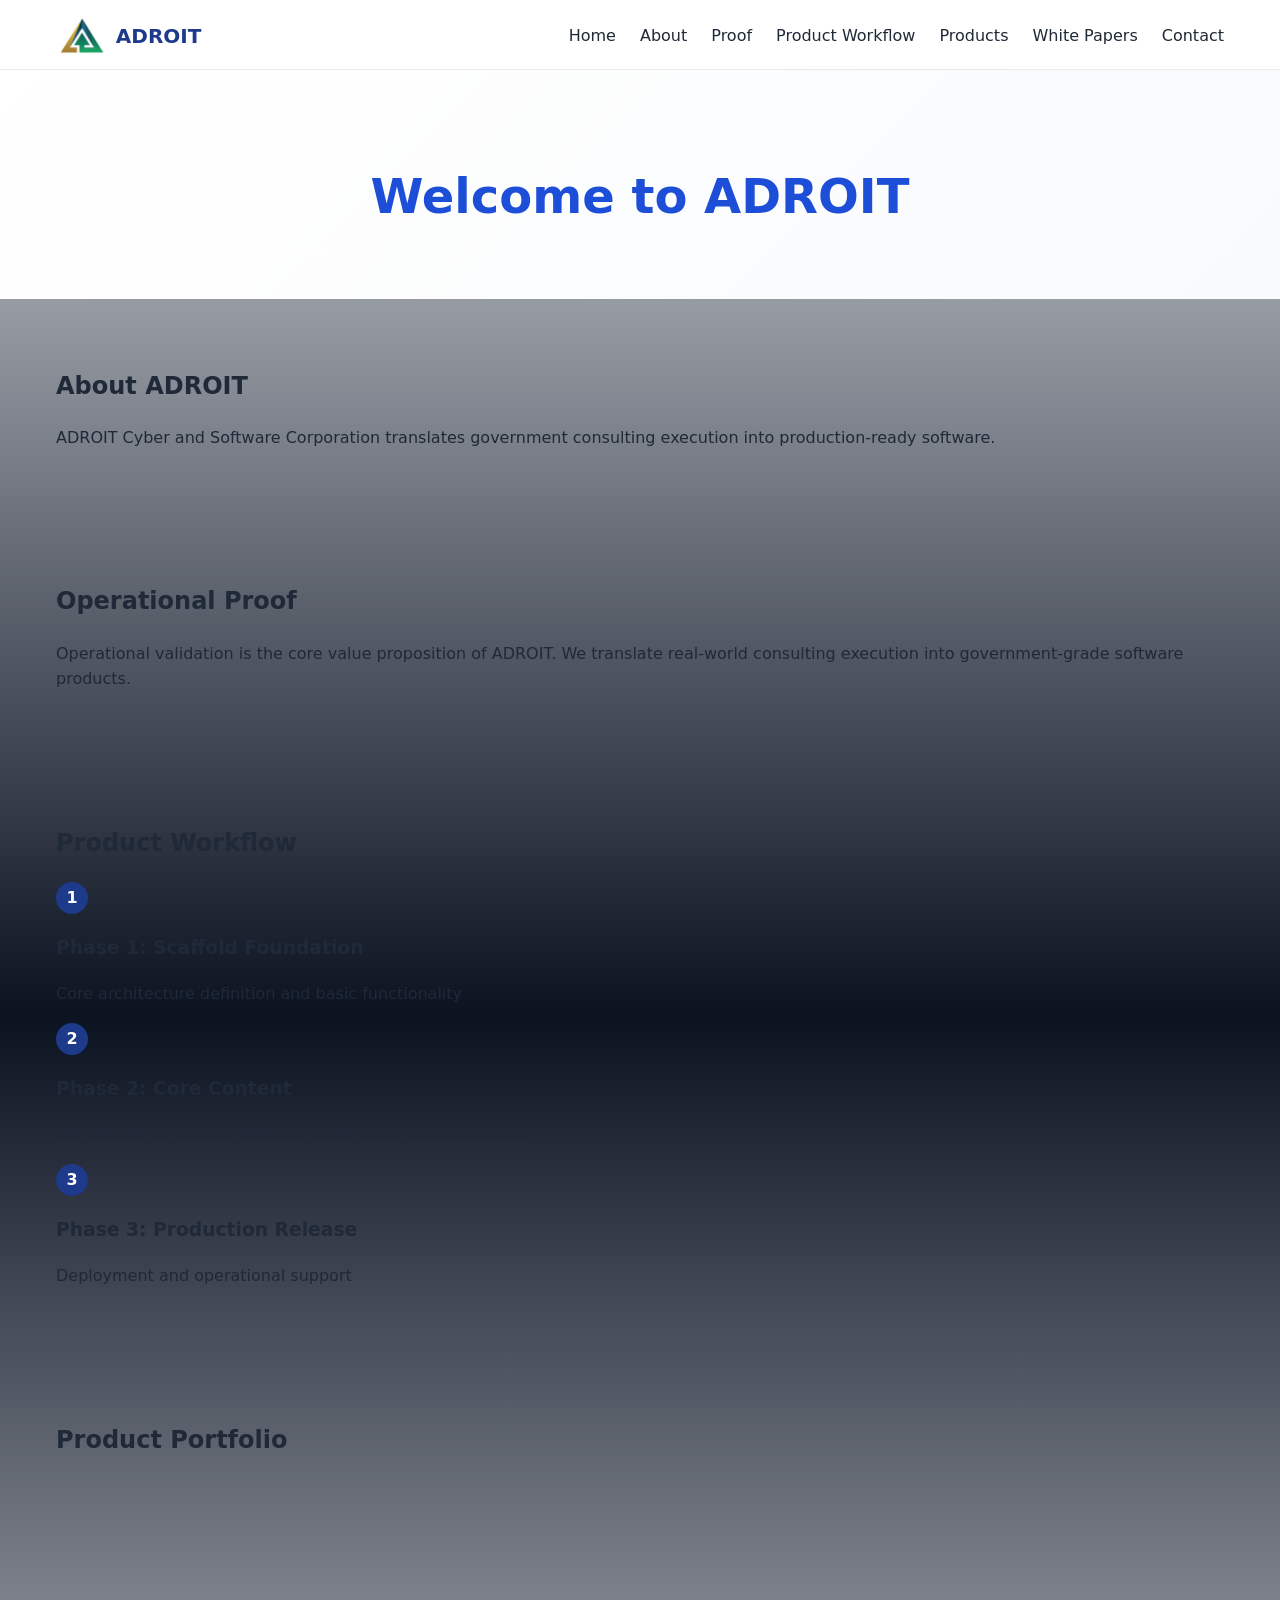
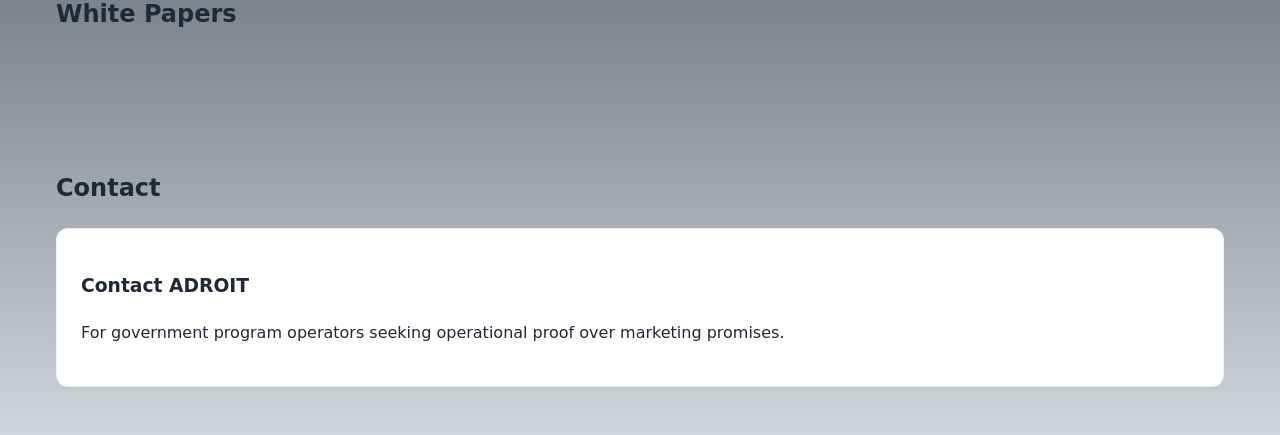
<file: index.html>
<!doctype html>
<html lang="en">
<head>
  <meta charset="utf-8">
  <meta name="viewport" content="width=device-width,initial-scale=1">
  <title>ADROIT Cyber and Software Corporation — Government-Grade Software Products</title>
  <meta name="description" content="ADROIT Cyber and Software Corporation translates government consulting execution into production-ready software. Flagship products: PMRIS (Program Monitoring Reporting) and RMFM (Risk Management Framework). Operational proof over marketing promises.">
  <meta name="keywords" content="government software, risk management, program monitoring, operational proof, ADROIT, PMRIS, RMFM">
  <meta name="author" content="ADROIT">
  <meta name="robots" content="index, follow">
  <link rel="canonical" href="https://adroitcsc.com">
  <meta property="og:type" content="website">
  <meta property="og:url" content="https://adroitcsc.com">
  <meta property="og:title" content="ADROIT Cyber and Software Corporation — Government-Grade Software Products">
  <meta property="og:description" content="Translating consulting execution into operational proof through PMRIS and RMFM flagship products. Security, auditability, and compliance from inception.">
  <meta property="og:site_name" content="ADROIT">
  <meta property="og:image" content="https://adroitcsc.com/assets/images/0_ADROIT__Landscape.png">
  <meta property="og:image:width" content="1200">
  <meta property="og:image:height" content="630">
  <meta property="og:image:alt" content="ADROIT Cyber and Software Corporation logo">
  <meta name="twitter:card" content="summary_large_image">
  <meta name="twitter:url" content="https://adroitcsc.com">
  <meta name="twitter:title" content="ADROIT Cyber and Software Corporation — Government-Grade Software">
  <meta name="twitter:description" content="Proof Over Pitch — Operational Evidence, Not Promises. PMRIS & RMFM flagship products for government programs.">
  <meta name="twitter:image" content="https://adroitcsc.com/assets/images/0_ADROIT__Landscape.png">
  <meta name="twitter:image:alt" content="ADROIT Cyber and Software Corporation branding">
  <link rel="icon" type="image/png" href="assets/images/0_ADROIT__Icon.png">
  <link rel="icon" type="image/jpeg" href="assets/images/0_ADROIT__Icon.jpg">
  <link rel="preconnect" href="https://fonts.googleapis.com">
  <link rel="preconnect" href="https://fonts.gstatic.com" crossorigin>
  <link href="https://fonts.googleapis.com/css2?family=Inter:wght@400;500;600;700&display=swap" rel="stylesheet">
  <link rel="stylesheet" href="styles.css">
  <link rel="preload" href="styles.css" as="style">
  <link rel="preload" href="assets/images/0_ADROIT__Icon.png" as="image">
  <style>
    /* Background covers all content: brand gradient anchored to the document, not the viewport,
       so every section (hero through contact) sits on the same continuous backdrop. */
    html, body { min-height: 100%; }
    body {
      background:
        linear-gradient(180deg,
          var(--brand-bg-alt) 0%,
          var(--brand-bg-light) 18%,
          var(--brand-bg-light) 82%,
          var(--brand-bg-alt) 100%) no-repeat;
      background-attachment: fixed;
      background-size: cover;
    }
    @media (prefers-color-scheme: dark) {
      body {
        background:
          linear-gradient(180deg,
            var(--brand-bg-dark) 0%,
            #0b1220 50%,
            var(--brand-bg-dark) 100%) no-repeat;
        background-attachment: fixed;
        background-size: cover;
      }
    }
    main#main-content { display: block; }
    main#main-content > section { padding: var(--spacing-xxl) 0; }
    .visually-hidden {
      position: absolute; width: 1px; height: 1px; padding: 0; margin: -1px;
      overflow: hidden; clip: rect(0,0,0,0); white-space: nowrap; border: 0;
    }
    .section-heading { text-align: center; margin-bottom: var(--spacing-xl); }
    .section-heading h2 { color: var(--brand-primary-dark); font-size: 2rem; margin: 0 0 var(--spacing-sm); }
    .section-heading .lead { color: var(--brand-text-muted); font-size: 1.125rem; margin: 0 auto; max-width: 56ch; }
    .proof-grid, .workflow-grid, .pathways-grid {
      display: grid;
      grid-template-columns: repeat(auto-fit, minmax(260px, 1fr));
      gap: var(--spacing-lg);
    }
    .proof-card, .workflow-card, .pathway-card, .contact-card {
      background: var(--brand-bg-alt);
      border: 1px solid rgba(0,0,0,0.06);
      border-radius: var(--radius-lg);
      padding: var(--spacing-lg);
      box-shadow: var(--shadow-sm);
    }
    @media (prefers-color-scheme: dark) {
      .proof-card, .workflow-card, .pathway-card, .contact-card {
        background: var(--brand-bg-alt);
        border-color: rgba(255,255,255,0.08);
      }
    }
    .proof-card h3, .workflow-card h3, .pathway-card h3 { margin-top: 0; color: var(--brand-primary); }
    .phase-badge {
      display: inline-block;
      background: var(--brand-flagship-bg);
      color: var(--brand-flagship);
      padding: var(--spacing-xs) var(--spacing-sm);
      border-radius: var(--radius-pill, 999px);
      font-size: 0.75rem;
      font-weight: 600;
      text-transform: uppercase;
      letter-spacing: 0.05em;
    }
    .workflow-step { position: relative; }
    .workflow-step__num {
      display: inline-flex; align-items: center; justify-content: center;
      width: 32px; height: 32px; border-radius: 50%;
      background: var(--brand-primary); color: #fff; font-weight: 700;
      margin-right: var(--spacing-sm);
    }
    .pathway-status { display: inline-block; margin-top: var(--spacing-sm); font-size: 0.875rem; color: var(--brand-success); font-weight: 600; }
    .pathway-steps { margin: var(--spacing-sm) 0 0; padding-left: 1.25rem; color: var(--brand-text-muted); }
    .contact-grid { display: grid; grid-template-columns: repeat(auto-fit, minmax(240px, 1fr)); gap: var(--spacing-lg); }
    .container--narrow { max-width: 880px; margin: 0 auto; padding: 0 var(--spacing-md); }
    .nav-toggle:focus-visible { outline: 3px solid var(--focus-ring); outline-offset: 2px; }
  </style>
  <script type="application/ld+json" id="json-ld-org">
  {
    "@context": "https://schema.org",
    "@type": "Organization",
    "name": "ADROIT Cyber and Software Corporation",
    "url": "https://adroitcsc.com",
    "logo": "https://adroitcsc.com/assets/images/0_ADROIT__Icon.png",
    "description": "Translating government consulting execution into production-ready software products. Flagship: RMFM Risk Management Framework and PMRIS Program Monitoring Reporting System.",
    "foundingDate": "2026",
    "sameAs": [
      "https://adroitcsc.com/about"
    ],
    "department": {
      "@type": "Organization",
      "name": "ADEPT",
      "description": "Consulting execution partner that drives insight into recurring operational gaps"
    }
  }
  </script>
  <script type="application/ld+json" id="json-ld-webpage">
  {
    "@context": "https://schema.org",
    "@type": "WebPage",
    "name": "ADROIT Cyber and Software Corporation",
    "description": "Proof Over Pitch — Operational Evidence, Not Promises. Government-grade software products through disciplined innovation.",
    "url": "https://adroitcsc.com",
    "inLanguage": "en-US",
    "potentialAction": {
      "@type": "ReadAction",
      "target": "https://adroitcsc.com/white-papers"
    }
  }
  </script>
  <script src="performance_config.js" defer></script>
  <script src="performance.js" defer></script>
  <script src="analytics_config.js" defer></script>
  <script src="analytics_data.js" defer></script>
  <script src="analytics.js" defer></script>
  <script src="navigation_config.js" defer></script>
  <script src="products.js" defer></script>
  <script src="white-papers-data.js" defer></script>
  <script src="white-papers-filter.js" defer></script>
  <script src="scripts.js" defer></script>
  <head>
    <a href="#main-content" class="skip-link" id="skip-link">Skip to main content</a>
  </head>
  <header class="header">
    <nav class="container">
      <div class="nav">
        <div class="logo">
          <a href="./" aria-label="ADROIT Home">
            <img src="assets/images/0_ADROIT__Icon.png" alt="ADROIT logo" width="40" height="40" loading="lazy">
          </a>
          <span class="logo-text">ADROIT</span>
        </div>
        <ul class="nav-links" id="nav-links">
          <li><a href="./" aria-label="Home">Home</a></li>
          <li><a href="#about" aria-label="About">About</a></li>
          <li><a href="#proof" aria-label="Proof">Proof</a></li>
          <li><a href="#workflow" aria-label="Product Workflow">Product Workflow</a></li>
          <li><a href="#portfolio" aria-label="Products">Products</a></li>
          <li><a href="#white-papers" aria-label="White Papers">White Papers</a></li>
          <li><a href="#contact" aria-label="Contact">Contact</a></li>
        </ul>
        <button class="nav-toggle" aria-label="Toggle navigation" aria-expanded="false">
          <svg width="24" height="24" viewBox="0 0 24 24" fill="none" stroke="currentColor" stroke-width="2">
            <path d="M3 12h18M3 6h18M3 18h18"/>
          </svg>
        </button>
      </div>
    </nav>
  </header>
  <main id="main-content">
    <section id="home" class="hero">
      <div class="container">
        <div class="hero-content">
          <h1>Welcome to ADROIT</h1>
        </div>
      </div>
    </section>
    <section id="about" class="about">
      <div class="container">
        <div class="about-content">
          <h2>About ADROIT</h2>
          <p>ADROIT Cyber and Software Corporation translates government consulting execution into production-ready software.</p>
        </div>
      </div>
    </section>
    <section id="proof" class="proof">
      <div class="container">
        <div class="proof-content">
          <h2>Operational Proof</h2>
          <p>Operational validation is the core value proposition of ADROIT. We translate real-world consulting execution into government-grade software products.</p>
        </div>
      </div>
    </section>
    <section id="workflow" class="workflow">
      <div class="container">
        <div class="workflow-content">
          <h2>Product Workflow</h2>
          <div class="workflow-steps">
            <div class="workflow-step">
              <div class="workflow-step__num">1</div>
              <div class="workflow-step__content">
                <h3>Phase 1: Scaffold Foundation</h3>
                <p>Core architecture definition and basic functionality</p>
              </div>
            </div>
            <div class="workflow-step">
              <div class="workflow-step__num">2</div>
              <div class="workflow-step__content">
                <h3>Phase 2: Core Content</h3>
                <p>Full feature expansion and user experience enhancements</p>
              </div>
            </div>
            <div class="workflow-step">
              <div class="workflow-step__num">3</div>
              <div class="workflow-step__content">
                <h3>Phase 3: Production Release</h3>
                <p>Deployment and operational support</p>
              </div>
            </div>
          </div>
        </div>
      </div>
    </section>
    <section id="portfolio" class="portfolio">
      <div class="container">
        <div class="portfolio-content">
          <h2>Product Portfolio</h2>
          <div class="portfolio-grid" id="products-container">
          </div>
        </div>
      </div>
    </section>
    <section id="white-papers" class="white-papers">
      <div class="container">
        <div class="white-papers-content">
          <h2>White Papers</h2>
          <div class="white-papers-grid" id="white-papers-grid">
          </div>
        </div>
      </div>
    </section>
    <section id="contact" class="contact">
      <div class="container">
        <div class="contact-content">
          <h2>Contact</h2>
          <div class="contact-grid">
            <div class="contact-card">
              <h3>Contact ADROIT</h3>
              <p>For government program operators seeking operational proof over marketing promises.</p>
            </div>
          </div>
        </div>
      </div>
    </section>
  </main>
</body>
</html>
</file>
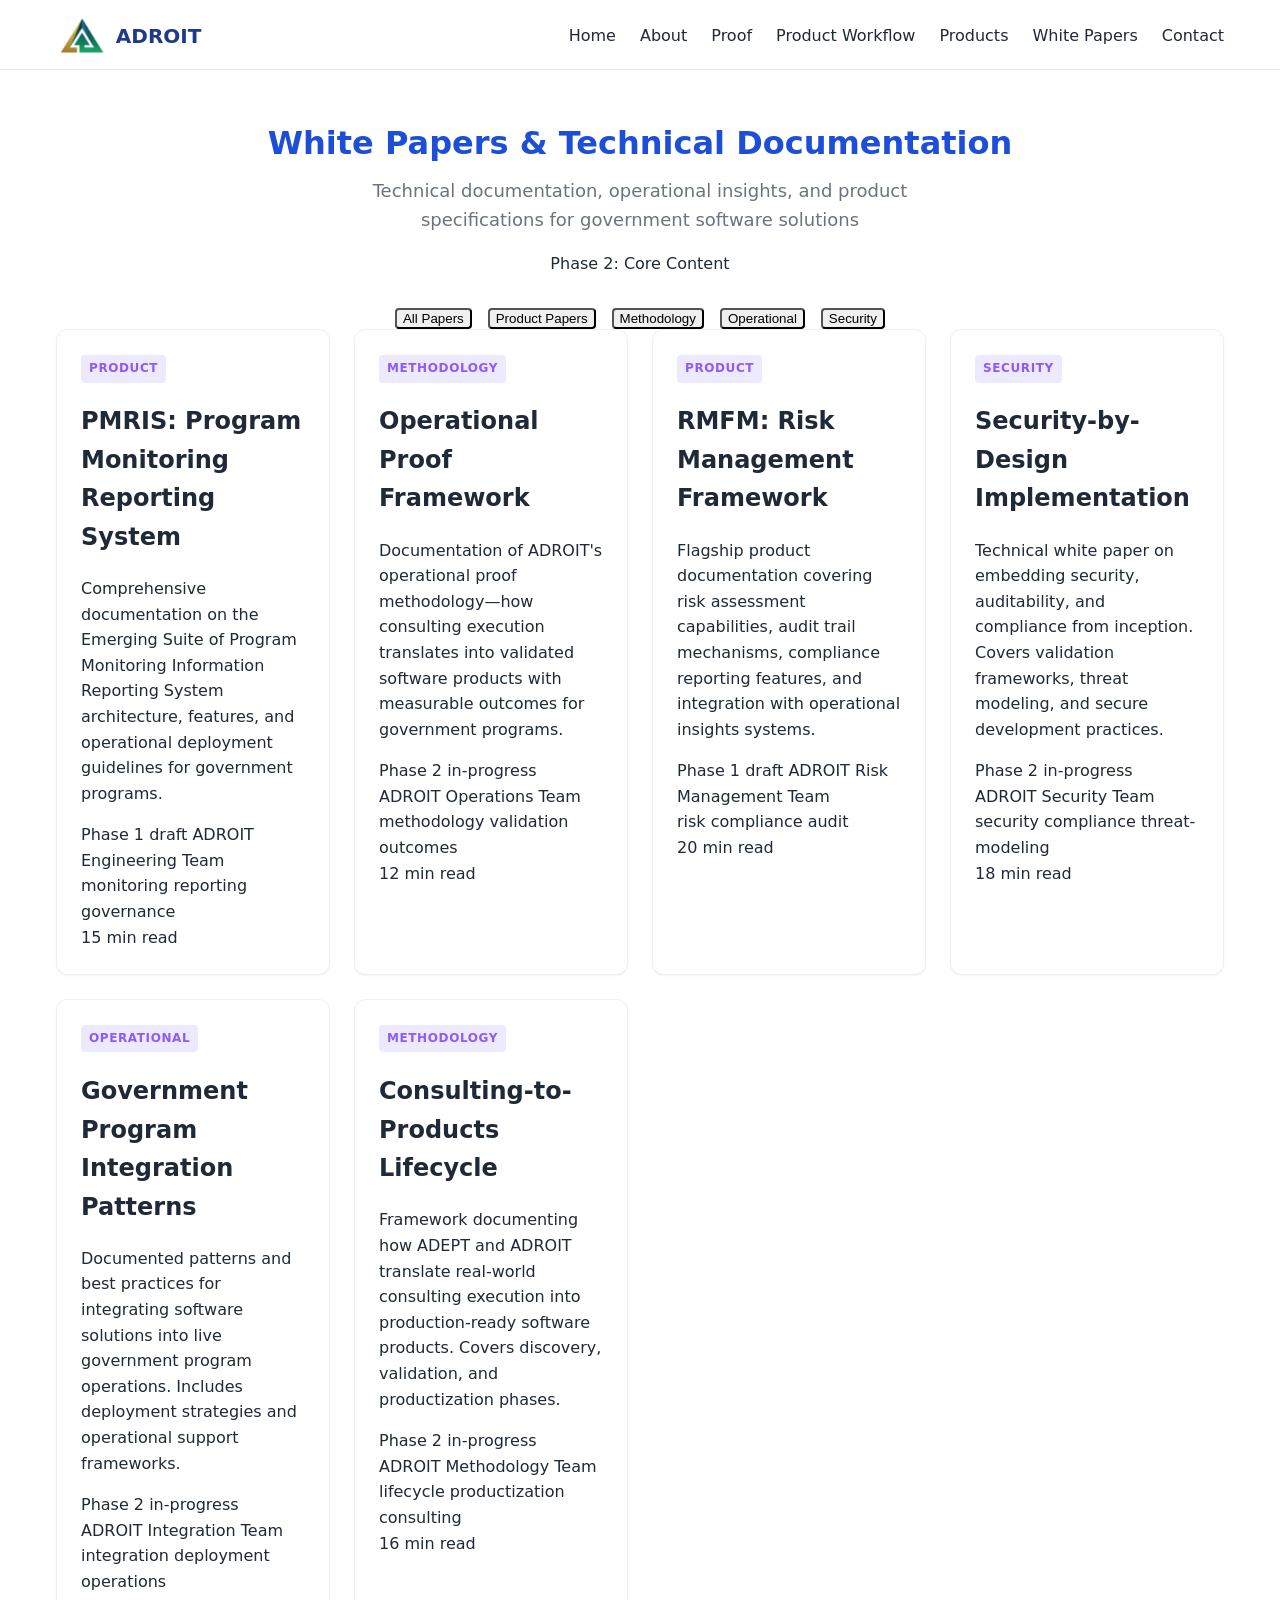
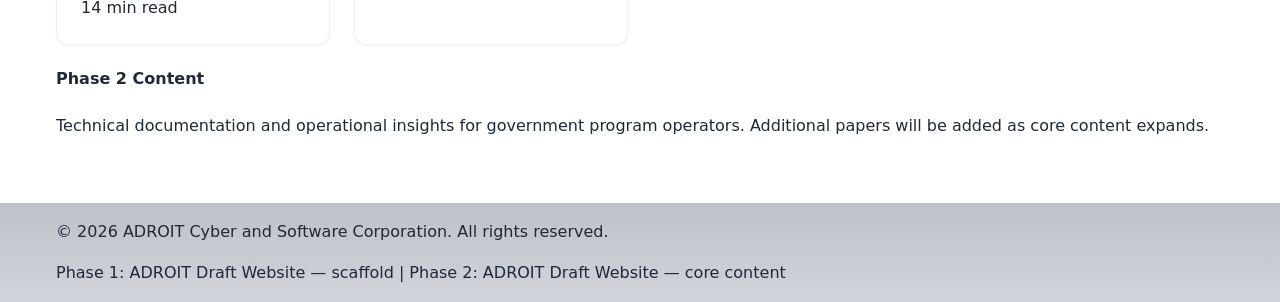
<file: white-papers.html>
<!doctype html>
<html lang="en">
<head>
  <meta charset="utf-8">
  <meta name="viewport" content="width=device-width,initial-scale=1">
  <meta name="description" content="ADROIT White Papers — Technical documentation and operational insights for government software products. RMFM Risk Management Framework and PMRIS Program Monitoring Reporting System documentation.">
  <meta name="keywords" content="white papers, government software, technical documentation, RMFM, PMRIS, ADROIT, methodology, security, compliance">
  <meta name="author" content="ADROIT">
  <meta name="robots" content="index, follow">
  
  <!-- Canonical URL -->
  <link rel="canonical" href="https://adroitcsc.com/white-papers">
  
  <!-- Open Graph / Facebook -->
  <meta property="og:type" content="website">
  <meta property="og:url" content="https://adroitcsc.com/white-papers">
  <meta property="og:title" content="White Papers & Technical Documentation — ADROIT">
  <meta property="og:description" content="Technical documentation, operational insights, and product specifications for government software solutions. RMFM and PMRIS flagship products.">
  <meta property="og:site_name" content="ADROIT">
  <meta property="og:image" content="https://adroitcsc.com/assets/images/0_ADROIT__Landscape.png">
  <meta property="og:image:width" content="1200">
  <meta property="og:image:height" content="630">
  <meta property="og:image:alt" content="ADROIT White Papers landing page">
  
  <!-- Twitter -->
  <meta name="twitter:card" content="summary_large_image">
  <meta name="twitter:url" content="https://adroitcsc.com/white-papers">
  <meta name="twitter:title" content="White Papers & Technical Documentation — ADROIT">
  <meta name="twitter:description" content="Technical documentation and operational insights for government software products. RMFM and PMRIS flagship products.">
  <meta name="twitter:image" content="https://adroitcsc.com/assets/images/0_ADROIT__Landscape.png">
  <meta name="twitter:image:alt" content="ADROIT White Papers branding">
  
  <!-- Favicon -->
  <link rel="icon" type="image/png" href="assets/images/0_ADROIT__Icon.png">
  <link rel="icon" type="image/jpeg" href="assets/images/0_ADROIT__Icon.jpg">
  
  <!-- Fonts -->
  <link rel="preconnect" href="https://fonts.googleapis.com">
  <link rel="preconnect" href="https://fonts.gstatic.com" crossorigin>
  <link href="https://fonts.googleapis.com/css2?family=Inter:wght@400;500;600;700&display=swap" rel="stylesheet">
  
  <!-- Styles -->
  <link rel="stylesheet" href="styles.css">
  
  <!-- JSON-LD Structured Data -->
  <script type="application/ld+json" id="json-ld-webpage-whitepapers">
  {
    "@context": "https://schema.org",
    "@type": "WebPage",
    "name": "White Papers & Technical Documentation",
    "description": "Technical documentation, operational insights, and product specifications for government software solutions.",
    "url": "https://adroitcsc.com/white-papers",
    "inLanguage": "en-US",
    "publisher": {
      "@type": "Organization",
      "name": "ADROIT Cyber and Software Corporation",
      "logo": {
        "@type": "ImageObject",
        "url": "https://adroitcsc.com/assets/images/0_ADROIT__Icon.png"
      }
    },
    "potentialAction": {
      "@type": "ReadAction",
      "target": "https://adroitcsc.com/white-papers"
    }
  }
  </script>
</head>
<body>
  <header class="header">
    <nav class="container">
      <div class="nav">
        <div class="logo">
          <a href="./" aria-label="ADROIT Home">
            <img src="assets/images/0_ADROIT__Icon.png" alt="ADROIT logo" width="40" height="40" loading="lazy">
          </a>
          <span class="logo-text">ADROIT</span>
        </div>
        <ul class="nav-links" id="nav-links">
          <li><a href="./" aria-label="Home">Home</a></li>
          <li><a href="#about" aria-label="About">About</a></li>
          <li><a href="#proof" aria-label="Proof">Proof</a></li>
          <li><a href="#workflow" aria-label="Product Workflow">Product Workflow</a></li>
          <li><a href="#portfolio" aria-label="Products">Products</a></li>
          <li><a href="#white-papers" aria-label="White Papers">White Papers</a></li>
          <li><a href="#contact" aria-label="Contact">Contact</a></li>
        </ul>
        <button class="nav-toggle" aria-label="Toggle navigation" aria-expanded="false">
          <svg width="24" height="24" viewBox="0 0 24 24" fill="none" stroke="currentColor" stroke-width="2">
            <path d="M3 12h18M3 6h18M3 18h18"/>
          </svg>
        </button>
      </div>
    </nav>
  </header>

  <main>
    <section id="white-papers" class="white-papers-section">
      <div class="container">
        <header class="white-papers-header">
          <h1>White Papers & Technical Documentation</h1>
          <p class="lead">Technical documentation, operational insights, and product specifications for government software solutions</p>
          <p class="phase-badge">Phase 2: Core Content</p>
        </header>

        <div class="white-papers-filters">
          <button class="filter-btn active" data-filter="all">All Papers</button>
          <button class="filter-btn" data-filter="product">Product Papers</button>
          <button class="filter-btn" data-filter="methodology">Methodology</button>
          <button class="filter-btn" data-filter="operational">Operational</button>
          <button class="filter-btn" data-filter="security">Security</button>
        </div>

        <div class="white-papers-grid" id="white-papers-grid" aria-label="White papers collection">
          <!-- White paper stubs rendered dynamically via WhitePaperManager -->
          <!-- See white-papers-data.js for structured data -->
          <article class="white-paper-card white-paper-card--featured" data-category="product" data-phase="Phase 1">
            <a href="#" class="white-paper-link" aria-label="Read PMRIS white paper">
              <div class="white-paper-content">
                <span class="paper-category-badge">Product</span>
                <h2 class="white-paper-title">PMRIS: Program Monitoring Reporting System</h2>
                <p class="white-paper-description">Comprehensive documentation on the Emerging Suite of Program Monitoring Information Reporting System architecture, features, and operational deployment guidelines for government programs.</p>
                <div class="paper-meta">
                  <span class="paper-phase">Phase 1</span>
                  <span class="paper-status">draft</span>
                  <span class="paper-author">ADROIT Engineering Team</span>
                </div>
                <div class="paper-tags">
                  <span class="paper-tag">monitoring</span>
                  <span class="paper-tag">reporting</span>
                  <span class="paper-tag">governance</span>
                </div>
                <span class="paper-read-time">15 min read</span>
              </div>
            </a>
          </article>

          <article class="white-paper-card" data-category="methodology" data-phase="Phase 2">
            <a href="#" class="white-paper-link" aria-label="Read Operational Proof Framework white paper">
              <div class="white-paper-content">
                <span class="paper-category-badge">Methodology</span>
                <h2 class="white-paper-title">Operational Proof Framework</h2>
                <p class="white-paper-description">Documentation of ADROIT's operational proof methodology—how consulting execution translates into validated software products with measurable outcomes for government programs.</p>
                <div class="paper-meta">
                  <span class="paper-phase">Phase 2</span>
                  <span class="paper-status">in-progress</span>
                  <span class="paper-author">ADROIT Operations Team</span>
                </div>
                <div class="paper-tags">
                  <span class="paper-tag">methodology</span>
                  <span class="paper-tag">validation</span>
                  <span class="paper-tag">outcomes</span>
                </div>
                <span class="paper-read-time">12 min read</span>
              </div>
            </a>
          </article>

          <article class="white-paper-card white-paper-card--featured" data-category="product" data-phase="Phase 1">
            <a href="#" class="white-paper-link" aria-label="Read RMFM white paper">
              <div class="white-paper-content">
                <span class="paper-category-badge">Product</span>
                <h2 class="white-paper-title">RMFM: Risk Management Framework</h2>
                <p class="white-paper-description">Flagship product documentation covering risk assessment capabilities, audit trail mechanisms, compliance reporting features, and integration with operational insights systems.</p>
                <div class="paper-meta">
                  <span class="paper-phase">Phase 1</span>
                  <span class="paper-status">draft</span>
                  <span class="paper-author">ADROIT Risk Management Team</span>
                </div>
                <div class="paper-tags">
                  <span class="paper-tag">risk</span>
                  <span class="paper-tag">compliance</span>
                  <span class="paper-tag">audit</span>
                </div>
                <span class="paper-read-time">20 min read</span>
              </div>
            </a>
          </article>

          <article class="white-paper-card white-paper-card--featured" data-category="security" data-phase="Phase 2">
            <a href="#" class="white-paper-link" aria-label="Read Security-by-Design white paper">
              <div class="white-paper-content">
                <span class="paper-category-badge">Security</span>
                <h2 class="white-paper-title">Security-by-Design Implementation</h2>
                <p class="white-paper-description">Technical white paper on embedding security, auditability, and compliance from inception. Covers validation frameworks, threat modeling, and secure development practices.</p>
                <div class="paper-meta">
                  <span class="paper-phase">Phase 2</span>
                  <span class="paper-status">in-progress</span>
                  <span class="paper-author">ADROIT Security Team</span>
                </div>
                <div class="paper-tags">
                  <span class="paper-tag">security</span>
                  <span class="paper-tag">compliance</span>
                  <span class="paper-tag">threat-modeling</span>
                </div>
                <span class="paper-read-time">18 min read</span>
              </div>
            </a>
          </article>

          <article class="white-paper-card" data-category="operational" data-phase="Phase 2">
            <a href="#" class="white-paper-link" aria-label="Read Government Program Integration Patterns white paper">
              <div class="white-paper-content">
                <span class="paper-category-badge">Operational</span>
                <h2 class="white-paper-title">Government Program Integration Patterns</h2>
                <p class="white-paper-description">Documented patterns and best practices for integrating software solutions into live government program operations. Includes deployment strategies and operational support frameworks.</p>
                <div class="paper-meta">
                  <span class="paper-phase">Phase 2</span>
                  <span class="paper-status">in-progress</span>
                  <span class="paper-author">ADROIT Integration Team</span>
                </div>
                <div class="paper-tags">
                  <span class="paper-tag">integration</span>
                  <span class="paper-tag">deployment</span>
                  <span class="paper-tag">operations</span>
                </div>
                <span class="paper-read-time">14 min read</span>
              </div>
            </a>
          </article>

          <article class="white-paper-card white-paper-card--featured" data-category="methodology" data-phase="Phase 2">
            <a href="#" class="white-paper-link" aria-label="Read Lifecycle Documentation white paper">
              <div class="white-paper-content">
                <span class="paper-category-badge">Methodology</span>
                <h2 class="white-paper-title">Consulting-to-Products Lifecycle</h2>
                <p class="white-paper-description">Framework documenting how ADEPT and ADROIT translate real-world consulting execution into production-ready software products. Covers discovery, validation, and productization phases.</p>
                <div class="paper-meta">
                  <span class="paper-phase">Phase 2</span>
                  <span class="paper-status">in-progress</span>
                  <span class="paper-author">ADROIT Methodology Team</span>
                </div>
                <div class="paper-tags">
                  <span class="paper-tag">lifecycle</span>
                  <span class="paper-tag">productization</span>
                  <span class="paper-tag">consulting</span>
                </div>
                <span class="paper-read-time">16 min read</span>
              </div>
            </a>
          </article>
        </div>

        <div class="white-papers-phase-info">
          <h4>Phase 2 Content</h4>
          <p>Technical documentation and operational insights for government program operators. Additional papers will be added as core content expands.</p>
        </div>
      </div>
    </section>
  </main>

  <footer class="footer">
    <div class="container">
      <div class="footer-content">
        <p>&copy; 2026 ADROIT Cyber and Software Corporation. All rights reserved.</p>
        <p>Phase 1: ADROIT Draft Website — scaffold | Phase 2: ADROIT Draft Website — core content</p>
      </div>
    </div>
  </footer>

  <!-- Scripts -->
  <script src="analytics_config.js"></script>
  <script src="analytics_data.js"></script>
  <script src="analytics.js"></script>
  <script src="navigation_config.js"></script>
  <script src="white-papers-data.js"></script>
  <script src="white-papers-filter.js"></script>
  <script src="scripts.js"></script>
</body>
</html>
</file>
<file: styles.css>
/* Combined styles.css content with other files */
:root {
  /* Brand color tokens derived from ADROIT assets */
  --brand-primary: #1e3a8a;
  --brand-primary-dark: #1d4ed8;
  --brand-secondary: #3b82f6;
  --brand-accent: #2563eb;
  --brand-bg-light: #f8fafc;
  --brand-bg-dark: #0f172a;
  --brand-bg-alt: #ffffff;
  --brand-text-light: #1f2937;
  --brand-text-dark: #e5e7eb;
  --brand-text-muted: #6b7280;
  --brand-muted: #9ca3af;
  --brand-success: #10b981;
  --brand-warning: #f59e0b;
  --brand-danger: #ef4444;
  --brand-gold: #fbbf24;
  --brand-gold-dark: #d97706;
  --brand-flagship: #8b5cf6;
  --brand-flagship-bg: #ede9fe;
  --brand-flagship-bg-dark: #312e81;
  --brand-flagship-bg-light: #f5f3ff;
  --maturity-early: #fbbf24;
  --maturity-early-bg: #fef3c7;
  --maturity-developing: #22c55e;
  --maturity-developing-bg: #dcfce7;
  --maturity-stable: #3b82f6;
  --maturity-stable-bg: #dbeafe;
  --maturity-production: #10b981;
  --maturity-production-bg: #d1fae5;
  --spacing-xs: 0.25rem;
  --spacing-sm: 0.5rem;
  --spacing-md: 1rem;
  --spacing-lg: 1.5rem;
  --spacing-xl: 2rem;
  --spacing-xxl: 3rem;
  --radius-sm: 0.25rem;
  --radius-md: 0.5rem;
  --radius-lg: 0.75rem;
  --shadow-sm: 0 1px 2px rgba(0,0,0,0.05);
  --shadow-md: 0 4px 6px -1px rgba(0,0,0,0.1);
  --shadow-lg: 0 10px 15px -3px rgba(0,0,0,0.1);
  --font-family: system-ui, -apple-system, 'Segoe UI', Roboto, sans-serif;
  --nav-height: 70px;
  --nav-link-hover: var(--brand-secondary);
  --nav-link-active: var(--brand-primary);
  --transition-fast: 150ms ease;
  --transition-normal: 200ms ease;
  --transition-slow: 300ms ease;
  /* Accessibility: Focus ring color for keyboard navigation */
  --focus-ring: #2563eb;
  --focus-ring-offset: 2px;
}

/* Accessibility: Dark mode colors */
@media (prefers-color-scheme: dark) {
  :root {
    --brand-primary: #60a5fa;
    --brand-primary-dark: #93c5fd;
    --brand-secondary: #3b82f6;
    --brand-accent: #0ea5e9;
    --brand-bg-light: #111827;
    --brand-bg-dark: #0f172a;
    --brand-bg-alt: #1f2937;
    --brand-text-light: #f3f4f6;
    --brand-text-dark: #9ca3af;
    --brand-text-muted: #6b7280;
    --brand-muted: #9ca3af;
    --brand-gold: #fbbf24;
    --brand-gold-dark: #d97706;
    --brand-flagship: #a78bfa;
    --brand-flagship-bg: #312e81;
    --brand-flagship-bg-dark: #312e81;
    --brand-flagship-bg-light: #1e1b4b;
    --maturity-early: #fbbf24;
    --maturity-early-bg: #453300;
    --maturity-developing: #22c55e;
    --maturity-developing-bg: #064e3b;
    --maturity-stable: #3b82f6;
    --maturity-stable-bg: #1e3a8a;
    --maturity-production: #10b981;
    --maturity-production-bg: #022c22;
  }
}

/* Accessibility: Reduced motion preference */
@media (prefers-reduced-motion: reduce) {
  *, *::before, *::after {
    animation-duration: 0.01ms !important;
    transition-duration: 0.01ms !important;
    scroll-behavior: auto !important;
  }
}

/* Performance optimizations: use hardware acceleration for transforms */
*, *::before, *::after {
  box-sizing: border-box;
}

html {
  font-size: 16px;
  -webkit-font-smoothing: antialiased;
  -moz-osx-font-smoothing: grayscale;
  scroll-behavior: smooth;
}

body {
  font-family: var(--font-family);
  line-height: 1.6;
  color: var(--brand-text-light);
  background: var(--brand-bg-light);
  min-height: 100vh;
  margin: 0;
}

@media (prefers-color-scheme: dark) {
  body {
    background: var(--brand-bg-dark);
    color: var(--brand-text-dark);
  }
}

/* Accessibility: Focus styles for all interactive elements */
a,
button,
[role="button"],
input,
textarea,
select,
[tabindex]:not([tabindex="-1"]):focus-visible {
  outline: 3px solid var(--focus-ring);
  outline-offset: var(--focus-ring-offset);
  border-radius: var(--radius-sm);
}

a,
button,
[role="button"],
input,
textarea,
select,
[tabindex]:not([tabindex="-1"]):focus-visible {
  outline: none;
}

a:focus-visible,
button:focus-visible,
[role="button"]:focus-visible,
input:focus-visible,
textarea:focus-visible,
input:focus-visible,
select:focus-visible,
[tabindex]:not([tabindex="-1"]):focus-visible {
  outline: 3px solid var(--focus-ring);
  outline-offset: var(--focus-ring-offset);
  border-radius: var(--radius-sm);
}

/* Skip link - high contrast for keyboard users */
.skip-link {
  position: absolute; width: 1px; height: 1px; padding: 0; margin: -1px;
  overflow: hidden; clip: rect(0,0,0,0); white-space: nowrap; border: 0;
}

.skip-link:focus {
  position: static;
  width: auto;
  height: auto;
  margin: 0;
  overflow: visible;
  clip: auto;
  padding: var(--spacing-sm) var(--spacing-md);
  background: var(--brand-primary);
  color: white;
  border-radius: var(--radius-sm);
  z-index: 1000;
  font-weight: 600;
  text-decoration: none;
  top: 0;
  left: 50%;
  transform: translateX(-50%);
  transition: top 0.3s;
}

@media (prefers-color-scheme: dark) {
  .skip-link {
    background: var(--brand-secondary);
  }
}

a {
  color: var(--brand-secondary);
  text-decoration: none;
  transition: color var(--transition-fast);
}

a:hover {
  color: var(--brand-accent);
}

a:focus-visible {
  outline: 3px solid var(--focus-ring);
  outline-offset: var(--focus-ring-offset);
  border-radius: var(--radius-sm);
}

/* Container */
.container {
  max-width: 1200px;
  margin: 0 auto;
  padding: 0 var(--spacing-md);
}

/* Header */
.header {
  background: var(--brand-bg-alt);
  border-bottom: 1px solid rgba(0,0,0,0.08);
  position: sticky;
  top: 0;
  z-index: 50;
  height: var(--nav-height);
  /* Performance: will-change for sticky positioning */
  will-change: transform;
  transform: translateZ(0);
}

@media (prefers-color-scheme: dark) {
  .header {
    border-bottom-color: rgba(255,255,255,0.1);
  }
}

.nav {
  display: flex;
  align-items: center;
  justify-content: space-between;
  padding: var(--spacing-md) 0;
  height: 100%;
}

.logo {
  display: flex;
  align-items: center;
  gap: var(--spacing-sm);
}

.logo img {
  height: 40px;
  width: auto;
  display: block;
  /* Performance: lazy loading support */
}

.logo-text {
  font-weight: 700;
  font-size: 1.25rem;
  color: var(--brand-primary);
}

@media (prefers-color-scheme: dark) {
  .logo-text {
    color: var(--brand-secondary);
  }
}

/* Navigation Links */
.nav-links {
  display: flex;
  gap: var(--spacing-lg);
  list-style: none;
  margin: 0;
  padding: 0;
  flex-wrap: wrap;
}

.nav-links a {
  color: var(--brand-text-light);
  font-weight: 500;
  padding: var(--spacing-xs) 0;
  transition: color var(--transition-fast);
}

.nav-links a:hover {
  color: var(--brand-primary);
}

.nav-links a.active {
  color: var(--nav-link-active);
  font-weight: 600;
}

/* Navigation Toggle Button */
.nav-toggle {
  display: none;
  background: none;
  border: none;
  cursor: pointer;
  padding: var(--spacing-xs);
}

.nav-toggle svg {
  transition: transform var(--transition-normal);
  will-change: transform;
}

.nav-toggle[aria-expanded="true"] svg {
  transform: rotate(90deg);
}

/* Hero Section - Phase 1 Scaffold */
.hero {
  padding: var(--spacing-xxl) 0;
  background: linear-gradient(135deg, var(--brand-bg-alt) 0%, var(--brand-bg-light) 100%);
}

.hero-content {
  text-align: center;
}

.hero h1 {
  color: var(--brand-primary-dark);
  font-size: 3rem;
  margin-bottom: var(--spacing-md);
}

.hero__subtitle {
  color: var(--brand-text-muted);
  font-size: 1.25rem;
  margin-bottom: var(--spacing-lg);
}

.hero__outcomes-banner {
  display: inline-flex;
  align-items: center;
  gap: var(--spacing-sm);
  margin-bottom: var(--spacing-lg);
  background: var(--brand-flagship-bg);
  padding: var(--spacing-sm) var(--spacing-md);
  border-radius: var(--radius-md);
}

.outcomes-badge {
  background: var(--brand-flagship);
  color: var(--brand-bg-alt);
  padding: var(--spacing-xs) var(--spacing-sm);
  border-radius: var(--radius-sm);
  font-weight: 600;
  font-size: 0.75rem;
  text-transform: uppercase;
}

.outcomes-text {
  font-size: 0.875rem;
  color: var(--brand-text-muted);
}

.hero__description p {
  color: var(--brand-text-light);
  font-size: 1.125rem;
  margin-bottom: var(--spacing-sm);
}

.hero__description code {
  background: var(--brand-bg-alt);
  padding: var(--spacing-xs) var(--spacing-sm);
  border-radius: var(--radius-sm);
  font-family: monospace;
  font-size: 0.875rem;
}

/* =========================
   ROADMAP SECTION - New
   ========================= */

/* Roadmap Section Container */
.roadmap-section {
  padding: var(--spacing-xxl) 0;
  background: var(--brand-bg-alt);
}

.roadmap-header {
  text-align: center;
  margin-bottom: var(--spacing-xl);
}

.roadmap-header h2 {
  color: var(--brand-primary-dark);
  font-size: 2rem;
  margin: 0 0 var(--spacing-sm);
}

.roadmap-header .lead {
  color: var(--brand-text-muted);
  font-size: 1.125rem;
  margin: 0 auto;
  max-width: 56ch;
}

/* Proof Section */
.proof-grid, .workflow-grid, .pathways-grid {
  display: grid;
  grid-template-columns: repeat(auto-fit, minmax(260px, 1fr));
  gap: var(--spacing-lg);
}

.proof-card, .workflow-card, .pathway-card {
  background: var(--brand-bg-alt);
  border: 1px solid rgba(0,0,0,0.06);
  border-radius: var(--radius-lg);
  padding: var(--spacing-lg);
  box-shadow: var(--shadow-sm);
}

@media (prefers-color-scheme: dark) {
  .proof-card, .workflow-card, .pathway-card {
    background: var(--brand-bg-alt);
    border-color: rgba(255,255,255,0.08);
  }
}

.proof-card h3, .workflow-card h3, .pathway-card h3 {
  margin-top: 0;
  color: var(--brand-primary);
}

/* Workflow Grid */
.workflow-grid {
  display: grid;
  grid-template-columns: repeat(auto-fit, minmax(260px, 1fr));
  gap: var(--spacing-lg);
}

/* Products Section */
.portfolio-grid {
  display: grid;
  grid-template-columns: repeat(auto-fit, minmax(260px, 1fr));
  gap: var(--spacing-lg);
}

.portfolio-card {
  background: var(--brand-bg-alt);
  border: 1px solid rgba(0,0,0,0.06);
  border-radius: var(--radius-lg);
  padding: var(--spacing-lg);
  box-shadow: var(--shadow-sm);
}

@media (prefers-color-scheme: dark) {
  .portfolio-card {
    background: var(--brand-bg-alt);
    border-color: rgba(255,255,255,0.08);
  }
}

.portfolio-card h3 {
  margin-top: 0;
  color: var(--brand-primary);
}

/* White Papers Section */
.white-papers-section {
  padding: var(--spacing-xxl) 0;
  background: var(--brand-bg-alt);
}

.white-papers-header {
  text-align: center;
  margin-bottom: var(--spacing-xl);
}

.white-papers-header h1 {
  color: var(--brand-primary-dark);
  font-size: 2rem;
  margin: 0 0 var(--spacing-sm);
}

.white-papers-header .lead {
  color: var(--brand-text-muted);
  font-size: 1.125rem;
  margin: 0 auto;
  max-width: 56ch;
}

.white-papers-filters {
  display: flex;
  gap: var(--spacing-md);
  justify-content: center;
  flex-wrap: wrap;
  margin-top: var(--spacing-lg);
}

.white-papers-grid {
  display: grid;
  grid-template-columns: repeat(auto-fit, minmax(260px, 1fr));
  gap: var(--spacing-lg);
}

.white-paper-card {
  background: var(--brand-bg-alt);
  border: 1px solid rgba(0,0,0,0.06);
  border-radius: var(--radius-lg);
  padding: var(--spacing-lg);
  box-shadow: var(--shadow-sm);
}

.white-paper-card a {
  color: var(--brand-secondary);
  text-decoration: none;
}

@media (prefers-color-scheme: dark) {
  .white-paper-card {
    background: var(--brand-bg-alt);
    border-color: rgba(255,255,255,0.08);
  }
}

.white-paper-content {
  color: var(--brand-text-light);
}

.paper-category-badge {
  background: var(--brand-flagship-bg);
  color: var(--brand-flagship);
  padding: var(--spacing-xs) var(--spacing-sm);
  border-radius: var(--radius-sm);
  font-weight: 600;
  font-size: 0.75rem;
  text-transform: uppercase;
  letter-spacing: 0.05em;
}

.paper-category-badge {
  display: inline-block;
  background: var(--brand-flagship-bg);
  color: var(--brand-flagship);
  padding: var(--spacing-xs) var(--spacing-sm);
  border-radius: var(--radius-sm);
  font-weight: 600;
  font-size: 0.75rem;
  text-transform: uppercase;
  letter-spacing: 0.05em;
}

.paper-category-badge {
  display: inline-block;
  background: var(--brand-flagship-bg);
  color: var(--brand-flagship);
  padding: var(--spacing-xs) var(--spacing-sm);
  border-radius: var(--radius-sm);
  font-weight: 600;
  font-size: 0.75rem;
  text-transform: uppercase;
  letter-spacing: 0.05em;
}

.paper-category-badge {
  display: inline-block;
  background: var(--brand-flagship-bg);
  color: var(--brand-flagship);
  padding: var(--spacing-xs) var(--spacing-sm);
  border-radius: var(--radius-sm);
  font-weight: 600;
  font-size: 0.75rem;
  text-transform: uppercase;
  letter-spacing: 0.05em;
}

.paper-category-badge {
  display: inline-block;
  background: var(--brand-flagship-bg);
  color: var(--brand-flagship);
  padding: var(--spacing-xs) var(--spacing-sm);
  border-radius: var(--radius-sm);
  font-weight: 600;
  font-size: 0.75rem;
  text-transform: uppercase;
  letter-spacing: 0.05em;
}

.paper-category-badge {
  display: inline-block;
  background: var(--brand-flagship-bg);
  color: var(--brand-flagship);
  padding: var(--spacing-xs) var(--spacing-sm);
  border-radius: var(--radius-sm);
  font-weight: 600;
  font-size: 0.75rem;
  text-transform: uppercase;
  letter-spacing: 0.05em;
}

.paper-category-badge {
  display: inline-block;
  background: var(--brand-flagship-bg);
  color: var(--brand-flagship);
  padding: var(--spacing-xs) var(--spacing-sm);
  border-radius: var(--radius-sm);
  font-weight: 600;
  font-size: 0.75rem;
  text-transform: uppercase;
  letter-spacing: 0.05em;
}

.paper-category-badge {
  display: inline-block;
  background: var(--brand-flagship-bg);
  color: var(--brand-flagship);
  padding: var(--spacing-xs) var(--spacing-sm);
  border-radius: var(--radius-sm);
  font-weight: 600;
  font-size: 0.75rem;
  text-transform: uppercase;
  letter-spacing: 0.05em;
}

.paper-category-badge {
  display: inline-block;
  background: var(--brand-flagship-bg);
  color: var(--brand-flagship);
  padding: var(--spacing-xs) var(--spacing-sm);
  border-radius: var(--radius-sm);
  font-weight: 600;
  font-size: 0.75rem;
  text-transform: uppercase;
  letter-spacing: 0.05em;
}

/* Adjust background color to be 20% darker */
body {
  background: #d1d5db;
  background: linear-gradient(180deg, #d1d5db 0%, #0b1220 50%, #d1d5db 100%) !important;
  background-attachment: fixed;
  background-size: cover;
}

@media (prefers-color-scheme: dark) {
  body {
    background: #0b1220;
    background: linear-gradient(180deg, #0b1220 0%, #0b1220 50%, #0b1220 100%) no-repeat;
    background-attachment: fixed;
    background-size: cover;
  }
}
</file>
